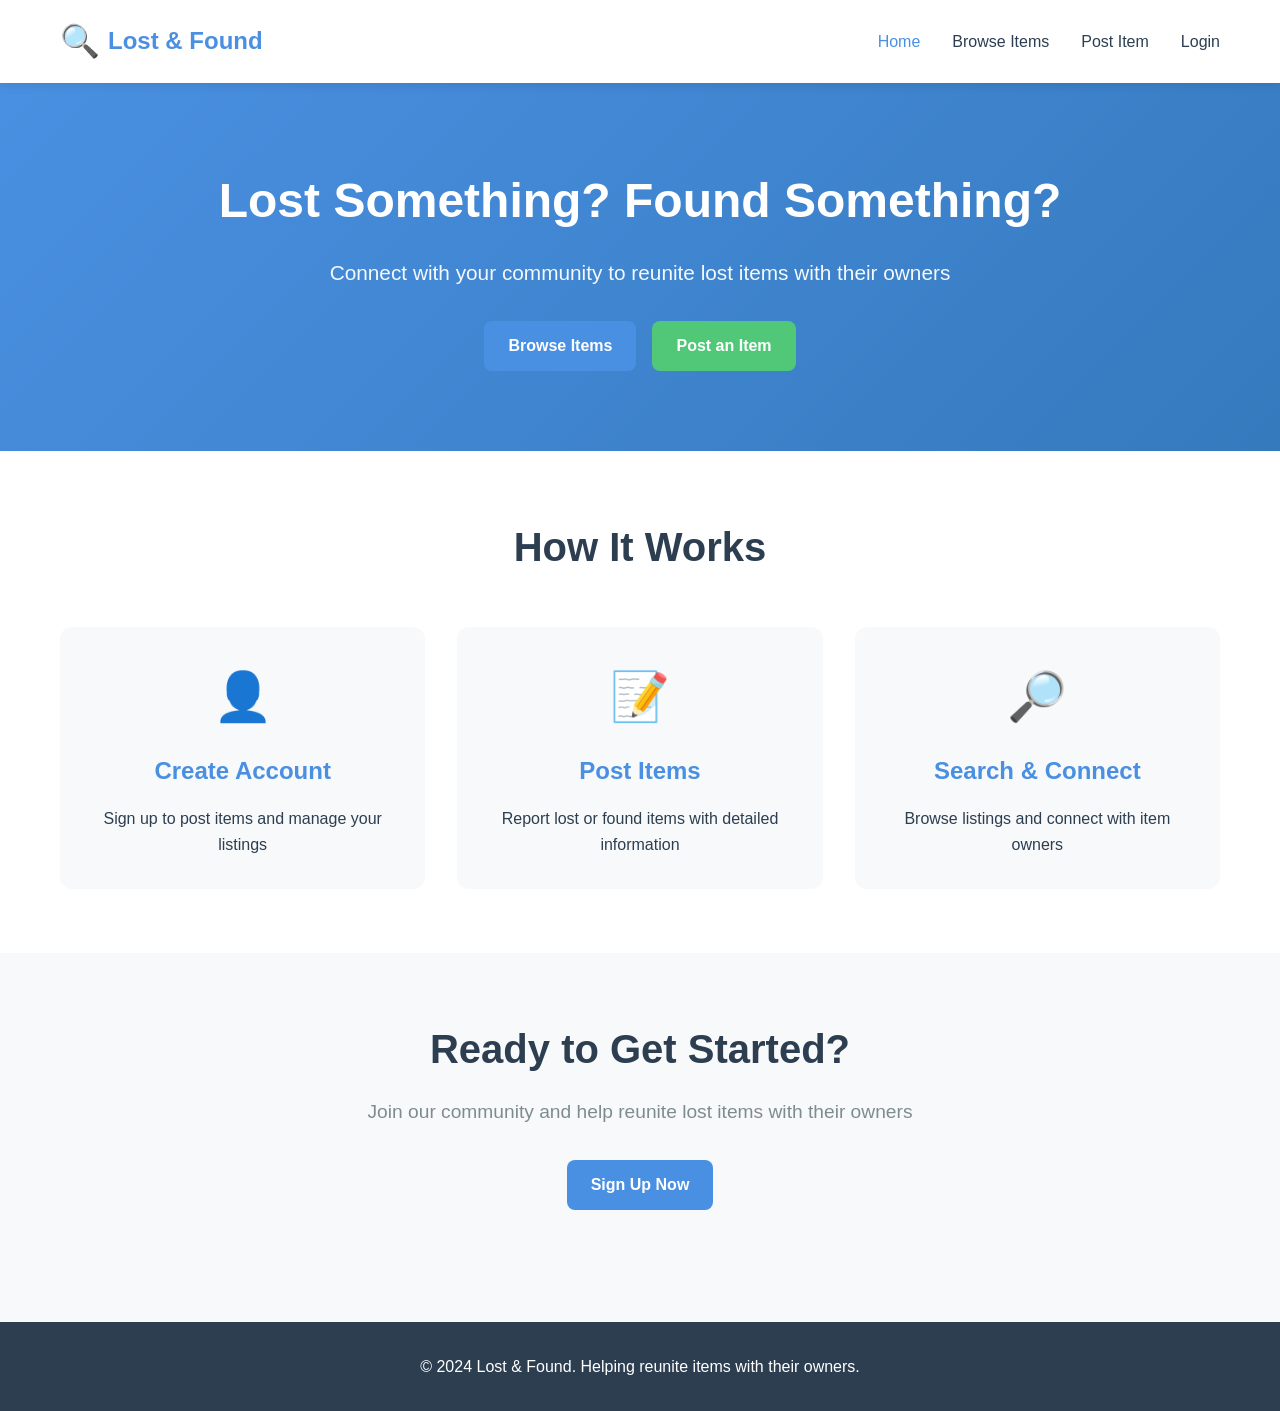
<file: index.html>
<!DOCTYPE html>
<html lang="en">
<head>
    <meta charset="UTF-8">
    <meta name="viewport" content="width=device-width, initial-scale=1.0">
    <title>Lost & Found - Find What Matters</title>
    <link rel="stylesheet" href="styles.css">
</head>
<body>
    <nav class="navbar">
        <div class="nav-container">
            <div class="nav-brand">
                <span class="logo">🔍</span>
                <span class="brand-name">Lost & Found</span>
            </div>
            <ul class="nav-menu" id="navMenu">
                <li><a href="index.html" class="active">Home</a></li>
                <li><a href="browse.html">Browse Items</a></li>
                <li><a href="post-item.html">Post Item</a></li>
                <li class="auth-section">
                    <a href="login.html" id="loginLink">Login</a>
                    <a href="profile.html" id="profileLink" style="display: none;">Profile</a>
                    <button id="logoutBtn" class="btn-logout" style="display: none;">Logout</button>
                </li>
            </ul>
        </div>
    </nav>

    <main>
        <section class="hero">
            <div class="hero-content">
                <h1>Lost Something? Found Something?</h1>
                <p class="hero-subtitle">Connect with your community to reunite lost items with their owners</p>
                <div class="hero-buttons">
                    <a href="browse.html" class="btn btn-primary">Browse Items</a>
                    <a href="post-item.html" class="btn btn-secondary">Post an Item</a>
                </div>
            </div>
        </section>

        <section class="features">
            <div class="container">
                <h2>How It Works</h2>
                <div class="features-grid">
                    <div class="feature-card">
                        <div class="feature-icon">👤</div>
                        <h3>Create Account</h3>
                        <p>Sign up to post items and manage your listings</p>
                    </div>
                    <div class="feature-card">
                        <div class="feature-icon">📝</div>
                        <h3>Post Items</h3>
                        <p>Report lost or found items with detailed information</p>
                    </div>
                    <div class="feature-card">
                        <div class="feature-icon">🔎</div>
                        <h3>Search & Connect</h3>
                        <p>Browse listings and connect with item owners</p>
                    </div>
                </div>
            </div>
        </section>

        <section class="cta">
            <div class="container">
                <h2>Ready to Get Started?</h2>
                <p>Join our community and help reunite lost items with their owners</p>
                <a href="signup.html" class="btn btn-primary">Sign Up Now</a>
            </div>
        </section>
    </main>

    <footer>
        <div class="container">
            <p>&copy; 2024 Lost & Found. Helping reunite items with their owners.</p>
        </div>
    </footer>

    <script src="auth.js"></script>
</body>
</html>
</file>
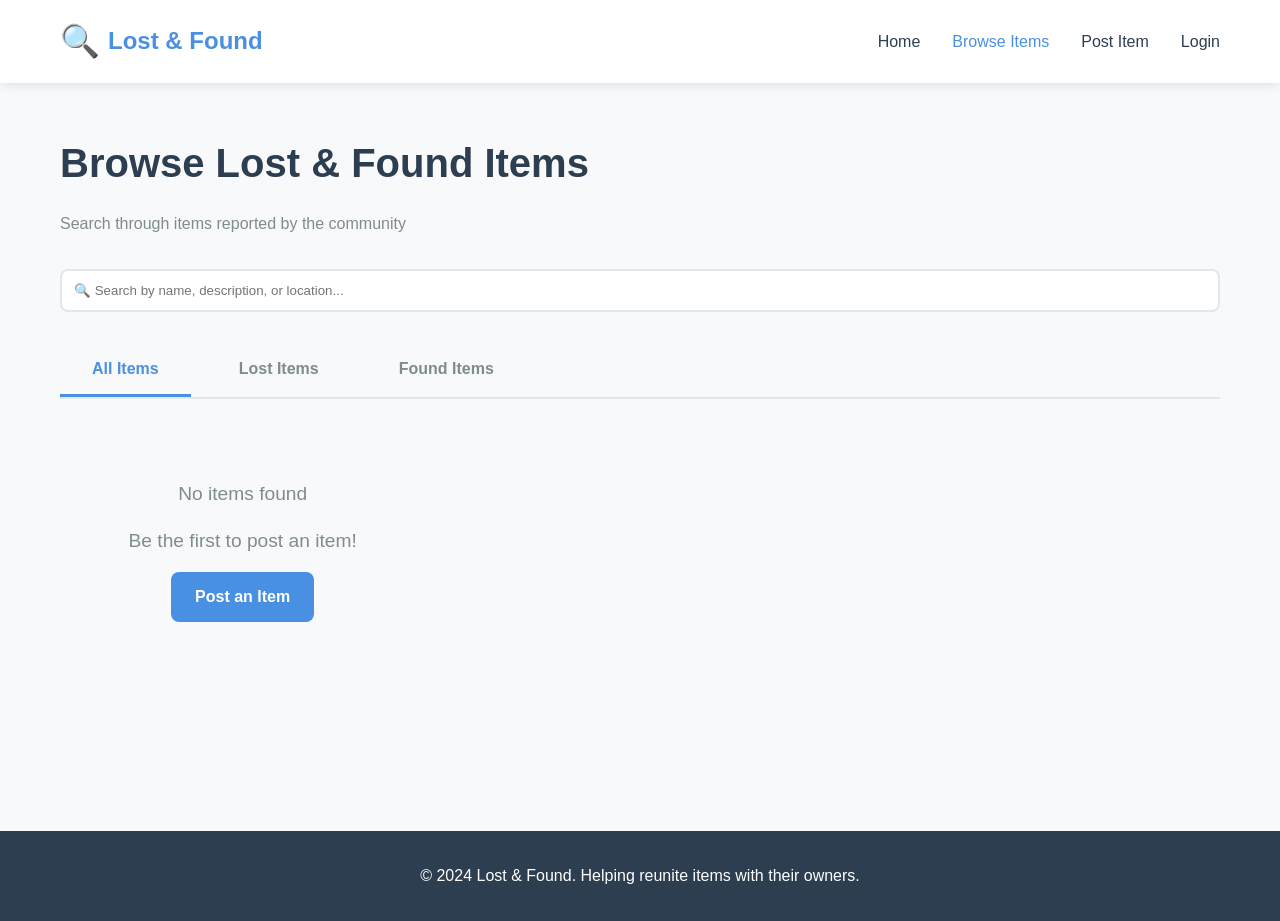
<file: browse.html>
<!DOCTYPE html>
<html lang="en">
<head>
    <meta charset="UTF-8">
    <meta name="viewport" content="width=device-width, initial-scale=1.0">
    <title>Browse Items - Lost & Found</title>
    <link rel="stylesheet" href="styles.css">
</head>
<body>
    <nav class="navbar">
        <div class="nav-container">
            <div class="nav-brand">
                <span class="logo">🔍</span>
                <span class="brand-name">Lost & Found</span>
            </div>
            <ul class="nav-menu" id="navMenu">
                <li><a href="index.html">Home</a></li>
                <li><a href="browse.html" class="active">Browse Items</a></li>
                <li><a href="post-item.html">Post Item</a></li>
                <li class="auth-section">
                    <a href="login.html" id="loginLink">Login</a>
                    <a href="profile.html" id="profileLink" style="display: none;">Profile</a>
                    <button id="logoutBtn" class="btn-logout" style="display: none;">Logout</button>
                </li>
            </ul>
        </div>
    </nav>

    <div class="items-container">
        <div class="container">
            <div class="items-header">
                <h1>Browse Lost & Found Items</h1>
                <p style="color: var(--text-light);">Search through items reported by the community</p>
            </div>

            <div class="filters">
                <div class="filter-group">
                    <input type="text" id="searchInput" placeholder="🔍 Search by name, description, or location...">
                </div>
            </div>

            <div class="tabs">
                <button class="tab active" data-type="all">All Items</button>
                <button class="tab" data-type="lost">Lost Items</button>
                <button class="tab" data-type="found">Found Items</button>
            </div>

            <div id="itemsGrid" class="items-grid">
                <!-- Items will be dynamically inserted here -->
            </div>
        </div>
    </div>

    <footer>
        <div class="container">
            <p>&copy; 2024 Lost & Found. Helping reunite items with their owners.</p>
        </div>
    </footer>

    <script src="auth.js"></script>
    <script src="items.js"></script>
    <script>
        let currentType = 'all';

        function renderItems(items) {
            const grid = document.getElementById('itemsGrid');
            
            if (items.length === 0) {
                grid.innerHTML = `
                    <div class="no-items">
                        <p>No items found</p>
                        <p>Be the first to post an item!</p>
                        <a href="post-item.html" class="btn btn-primary">Post an Item</a>
                    </div>
                `;
                return;
            }

            grid.innerHTML = items.map(item => `
                <div class="item-card">
                    <span class="item-badge ${item.type === 'lost' ? 'badge-lost' : 'badge-found'}">
                        ${item.type === 'lost' ? '❌ Lost' : '✅ Found'}
                    </span>
                    <h3>${escapeHtml(item.name)}</h3>
                    <div class="item-info">
                        <div class="item-info-row">
                            <span>📍</span>
                            <span>${escapeHtml(item.location)}</span>
                        </div>
                        <div class="item-info-row">
                            <span>📅</span>
                            <span>${itemsManager.formatDate(item.date)}</span>
                        </div>
                        <div class="item-info-row">
                            <span>👤</span>
                            <span>Posted by ${escapeHtml(item.userName)}</span>
                        </div>
                    </div>
                    <p class="item-description">${escapeHtml(item.description)}</p>
                    <div class="item-contact">
                        <strong>Contact:</strong> ${escapeHtml(item.contactInfo)}
                    </div>
                </div>
            `).join('');
        }

        function escapeHtml(text) {
            const div = document.createElement('div');
            div.textContent = text;
            return div.innerHTML;
        }

        function filterItems() {
            const searchQuery = document.getElementById('searchInput').value;
            const type = currentType === 'all' ? null : currentType;
            const items = itemsManager.searchItems(searchQuery, type);
            
            // Sort by most recent first
            items.sort((a, b) => new Date(b.createdAt) - new Date(a.createdAt));
            
            renderItems(items);
        }

        // Tab switching
        document.querySelectorAll('.tab').forEach(tab => {
            tab.addEventListener('click', function() {
                document.querySelectorAll('.tab').forEach(t => t.classList.remove('active'));
                this.classList.add('active');
                currentType = this.dataset.type;
                filterItems();
            });
        });

        // Search input
        document.getElementById('searchInput').addEventListener('input', filterItems);

        // Initial load
        filterItems();
    </script>
</body>
</html>
</file>
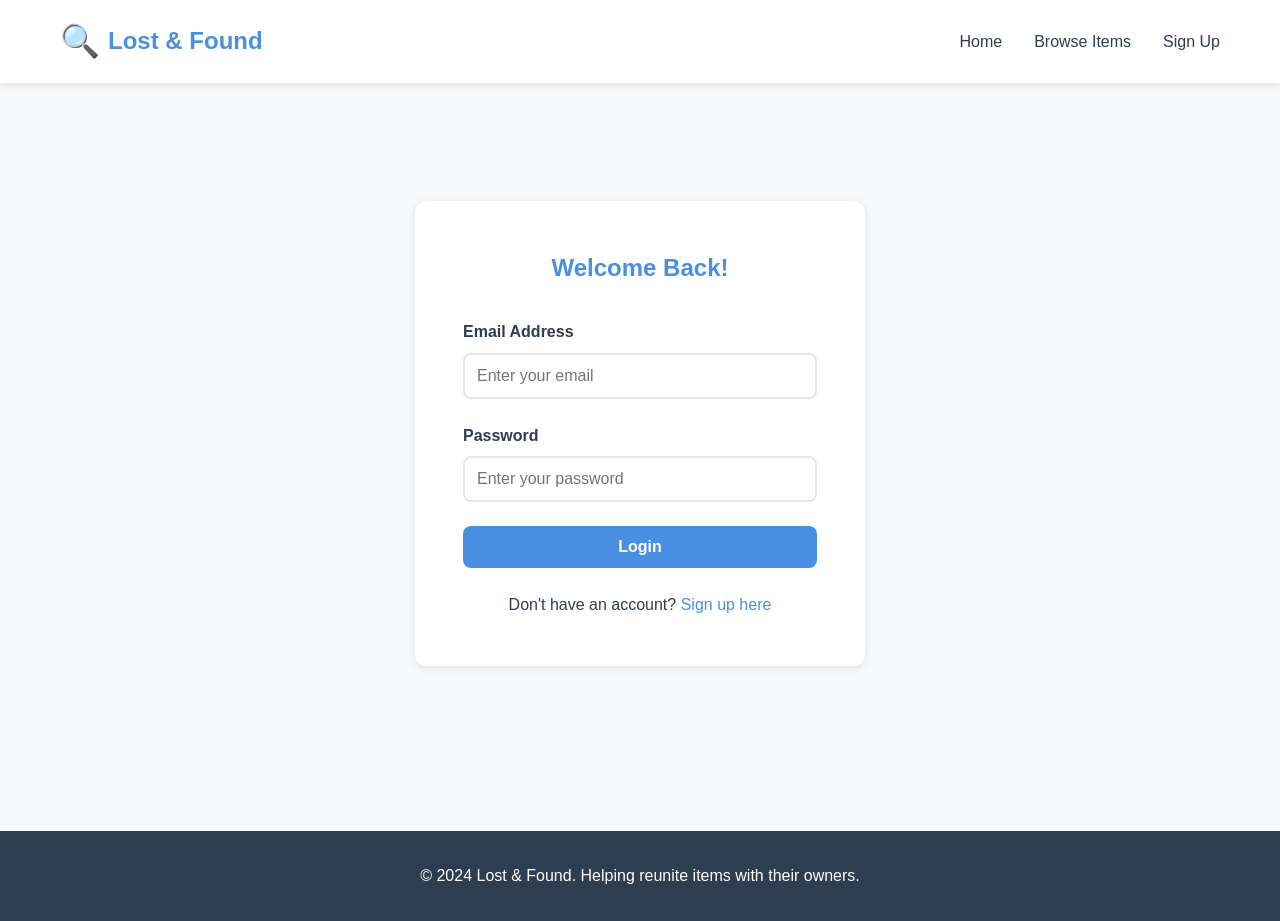
<file: login.html>
<!DOCTYPE html>
<html lang="en">
<head>
    <meta charset="UTF-8">
    <meta name="viewport" content="width=device-width, initial-scale=1.0">
    <title>Login - Lost & Found</title>
    <link rel="stylesheet" href="styles.css">
</head>
<body>
    <nav class="navbar">
        <div class="nav-container">
            <div class="nav-brand">
                <span class="logo">🔍</span>
                <span class="brand-name">Lost & Found</span>
            </div>
            <ul class="nav-menu">
                <li><a href="index.html">Home</a></li>
                <li><a href="browse.html">Browse Items</a></li>
                <li><a href="signup.html">Sign Up</a></li>
            </ul>
        </div>
    </nav>

    <div class="auth-container">
        <div class="auth-card">
            <h2>Welcome Back!</h2>
            <div id="message"></div>
            <form id="loginForm">
                <div class="form-group">
                    <label for="email">Email Address</label>
                    <input type="email" id="email" placeholder="Enter your email" required>
                </div>
                <div class="form-group">
                    <label for="password">Password</label>
                    <input type="password" id="password" placeholder="Enter your password" required>
                </div>
                <button type="submit" class="btn btn-primary btn-full">Login</button>
            </form>
            <div class="form-footer">
                <p>Don't have an account? <a href="signup.html">Sign up here</a></p>
            </div>
        </div>
    </div>

    <footer>
        <div class="container">
            <p>&copy; 2024 Lost & Found. Helping reunite items with their owners.</p>
        </div>
    </footer>

    <script src="auth.js"></script>
    <script>
        document.getElementById('loginForm').addEventListener('submit', function(e) {
            e.preventDefault();
            
            const email = document.getElementById('email').value.trim();
            const password = document.getElementById('password').value;

            const result = auth.login(email, password);
            
            const messageDiv = document.getElementById('message');
            if (result.success) {
                messageDiv.innerHTML = `<div class="alert alert-success">${result.message}</div>`;
                setTimeout(() => {
                    window.location.href = 'index.html';
                }, 1000);
            } else {
                messageDiv.innerHTML = `<div class="alert alert-error">${result.message}</div>`;
            }
        });
    </script>
</body>
</html>
</file>
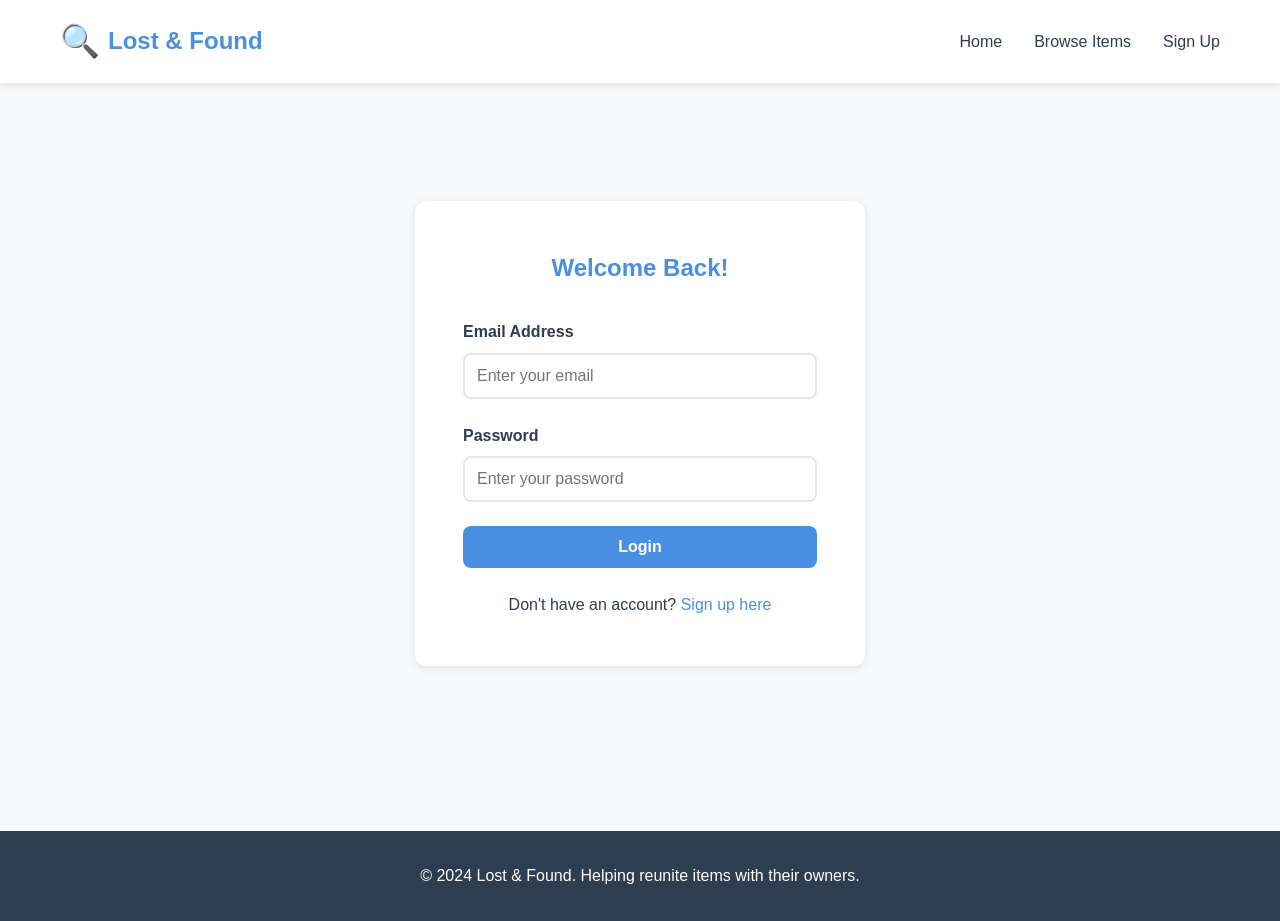
<file: post-item.html>
<!DOCTYPE html>
<html lang="en">
<head>
    <meta charset="UTF-8">
    <meta name="viewport" content="width=device-width, initial-scale=1.0">
    <title>Post Item - Lost & Found</title>
    <link rel="stylesheet" href="styles.css">
</head>
<body>
    <nav class="navbar">
        <div class="nav-container">
            <div class="nav-brand">
                <span class="logo">🔍</span>
                <span class="brand-name">Lost & Found</span>
            </div>
            <ul class="nav-menu" id="navMenu">
                <li><a href="index.html">Home</a></li>
                <li><a href="browse.html">Browse Items</a></li>
                <li><a href="post-item.html" class="active">Post Item</a></li>
                <li class="auth-section">
                    <a href="login.html" id="loginLink">Login</a>
                    <a href="profile.html" id="profileLink" style="display: none;">Profile</a>
                    <button id="logoutBtn" class="btn-logout" style="display: none;">Logout</button>
                </li>
            </ul>
        </div>
    </nav>

    <div class="items-container">
        <div class="container">
            <div class="auth-card" style="max-width: 700px; margin: 0 auto;">
                <h2>Post a Lost or Found Item</h2>
                <p style="text-align: center; color: var(--text-light); margin-bottom: 2rem;">
                    Help reunite items with their owners by providing detailed information
                </p>
                <div id="message"></div>
                <form id="postItemForm">
                    <div class="form-group">
                        <label for="type">Item Status *</label>
                        <select id="type" required>
                            <option value="">Select status</option>
                            <option value="lost">Lost - I lost this item</option>
                            <option value="found">Found - I found this item</option>
                        </select>
                    </div>

                    <div class="form-group">
                        <label for="name">Item Name *</label>
                        <input type="text" id="name" placeholder="e.g., Black Wallet, iPhone 13, Keys" required>
                    </div>

                    <div class="form-group">
                        <label for="description">Description *</label>
                        <textarea id="description" placeholder="Provide detailed description: color, brand, distinctive features, etc." required></textarea>
                    </div>

                    <div class="form-group">
                        <label for="location">Location *</label>
                        <input type="text" id="location" placeholder="Where was it lost/found? (e.g., Central Park, Main Street)" required>
                    </div>

                    <div class="form-group">
                        <label for="date">Date *</label>
                        <input type="date" id="date" required>
                    </div>

                    <div class="form-group">
                        <label for="contactInfo">Contact Information *</label>
                        <input type="text" id="contactInfo" placeholder="Phone number or email for contact" required>
                    </div>

                    <button type="submit" class="btn btn-primary btn-full">Post Item</button>
                </form>
            </div>
        </div>
    </div>

    <footer>
        <div class="container">
            <p>&copy; 2024 Lost & Found. Helping reunite items with their owners.</p>
        </div>
    </footer>

    <script src="auth.js"></script>
    <script src="items.js"></script>
    <script>
        // Check if user is logged in
        if (!auth.requireAuth()) {
            // User will be redirected to login
        }

        // Set max date to today
        document.getElementById('date').max = new Date().toISOString().split('T')[0];

        document.getElementById('postItemForm').addEventListener('submit', function(e) {
            e.preventDefault();
            
            if (!auth.isLoggedIn()) {
                window.location.href = 'login.html';
                return;
            }

            const item = {
                type: document.getElementById('type').value,
                name: document.getElementById('name').value.trim(),
                description: document.getElementById('description').value.trim(),
                location: document.getElementById('location').value.trim(),
                date: document.getElementById('date').value,
                contactInfo: document.getElementById('contactInfo').value.trim(),
                userId: auth.currentUser.id,
                userName: auth.currentUser.name,
                userEmail: auth.currentUser.email
            };

            if (!item.type || !item.name || !item.description || !item.location || !item.date || !item.contactInfo) {
                document.getElementById('message').innerHTML = 
                    '<div class="alert alert-error">Please fill in all required fields</div>';
                return;
            }

            itemsManager.addItem(item);
            
            document.getElementById('message').innerHTML = 
                '<div class="alert alert-success">Item posted successfully! Redirecting...</div>';
            
            setTimeout(() => {
                window.location.href = 'browse.html';
            }, 1500);
        });
    </script>
</body>
</html>
</file>
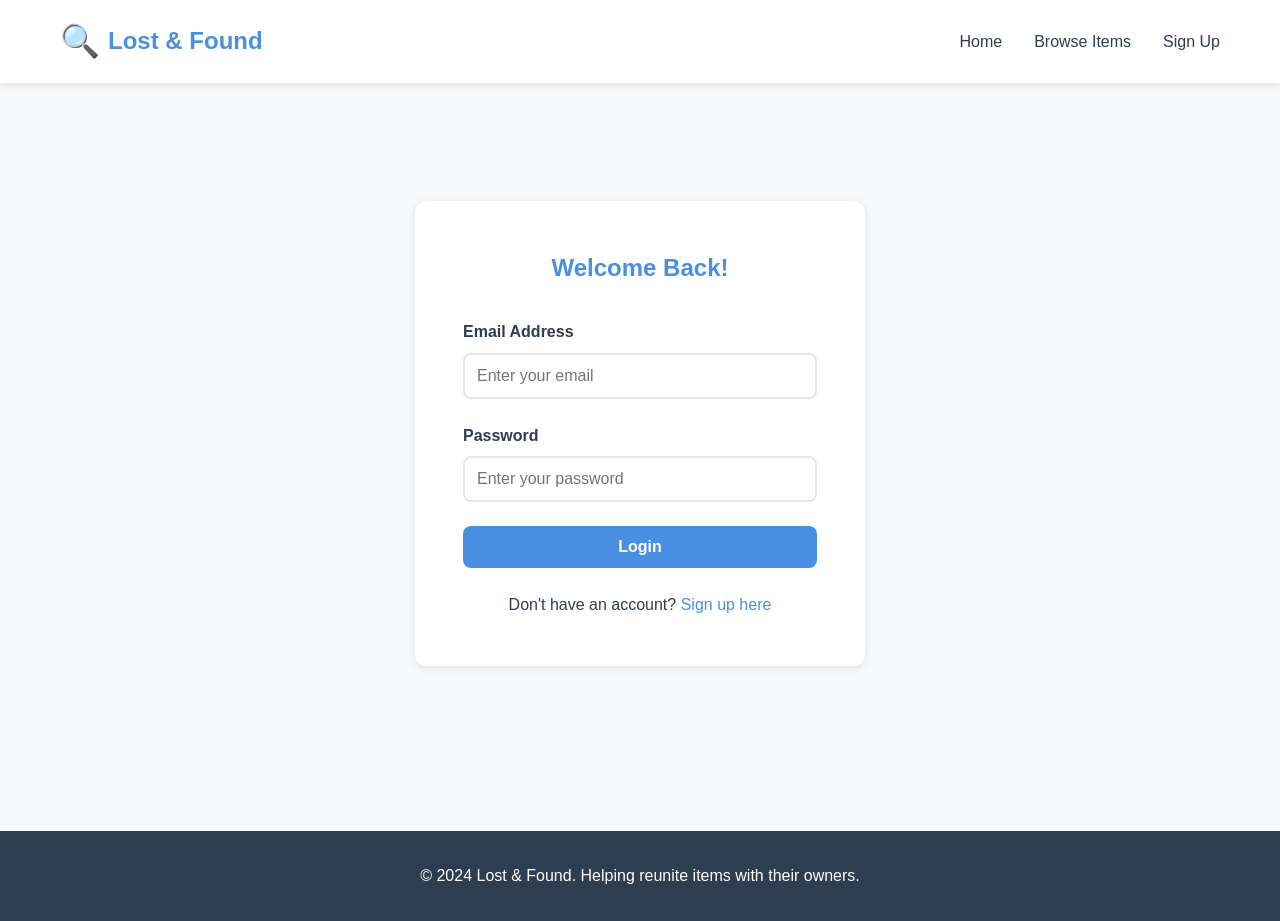
<file: profile.html>
<!DOCTYPE html>
<html lang="en">
<head>
    <meta charset="UTF-8">
    <meta name="viewport" content="width=device-width, initial-scale=1.0">
    <title>My Profile - Lost & Found</title>
    <link rel="stylesheet" href="styles.css">
</head>
<body>
    <nav class="navbar">
        <div class="nav-container">
            <div class="nav-brand">
                <span class="logo">🔍</span>
                <span class="brand-name">Lost & Found</span>
            </div>
            <ul class="nav-menu" id="navMenu">
                <li><a href="index.html">Home</a></li>
                <li><a href="browse.html">Browse Items</a></li>
                <li><a href="post-item.html">Post Item</a></li>
                <li class="auth-section">
                    <a href="login.html" id="loginLink">Login</a>
                    <a href="profile.html" id="profileLink" style="display: none;" class="active">Profile</a>
                    <button id="logoutBtn" class="btn-logout" style="display: none;">Logout</button>
                </li>
            </ul>
        </div>
    </nav>

    <div class="profile-container">
        <div class="container">
            <div class="profile-header">
                <div class="profile-info">
                    <div class="profile-avatar" id="avatar">
                        <!-- Initial will be set by JS -->
                    </div>
                    <div class="profile-details">
                        <h2 id="userName"></h2>
                        <p style="color: var(--text-light); margin-top: 0.5rem;">
                            <span id="userEmail"></span><br>
                            <span id="userPhone"></span>
                        </p>
                        <div class="profile-stats">
                            <div class="stat">
                                <div class="stat-number" id="totalPosts">0</div>
                                <div class="stat-label">Total Posts</div>
                            </div>
                            <div class="stat">
                                <div class="stat-number" id="lostItems">0</div>
                                <div class="stat-label">Lost Items</div>
                            </div>
                            <div class="stat">
                                <div class="stat-number" id="foundItems">0</div>
                                <div class="stat-label">Found Items</div>
                            </div>
                        </div>
                    </div>
                </div>
            </div>

            <div class="profile-section">
                <h3>My Posted Items</h3>
                <div id="userItems" class="items-grid">
                    <!-- User items will be dynamically inserted here -->
                </div>
            </div>
        </div>
    </div>

    <footer>
        <div class="container">
            <p>&copy; 2024 Lost & Found. Helping reunite items with their owners.</p>
        </div>
    </footer>

    <script src="auth.js"></script>
    <script src="items.js"></script>
    <script>
        // Check if user is logged in
        if (!auth.requireAuth()) {
            // User will be redirected to login
        }

        function escapeHtml(text) {
            const div = document.createElement('div');
            div.textContent = text;
            return div.innerHTML;
        }

        function loadProfile() {
            if (!auth.isLoggedIn()) return;

            const user = auth.currentUser;
            
            // Set user info
            document.getElementById('userName').textContent = user.name;
            document.getElementById('userEmail').textContent = user.email;
            document.getElementById('userPhone').textContent = user.phone;
            
            // Set avatar initial
            const initial = user.name.charAt(0).toUpperCase();
            document.getElementById('avatar').textContent = initial;

            // Get user's items
            const userItems = itemsManager.getItemsByUser(user.id);
            
            // Update stats
            document.getElementById('totalPosts').textContent = userItems.length;
            document.getElementById('lostItems').textContent = 
                userItems.filter(item => item.type === 'lost').length;
            document.getElementById('foundItems').textContent = 
                userItems.filter(item => item.type === 'found').length;

            // Render user items
            renderUserItems(userItems);
        }

        function renderUserItems(items) {
            const container = document.getElementById('userItems');
            
            if (items.length === 0) {
                container.innerHTML = `
                    <div class="no-items" style="grid-column: 1 / -1;">
                        <p>You haven't posted any items yet</p>
                        <a href="post-item.html" class="btn btn-primary">Post Your First Item</a>
                    </div>
                `;
                return;
            }

            // Sort by most recent first
            items.sort((a, b) => new Date(b.createdAt) - new Date(a.createdAt));

            container.innerHTML = items.map(item => `
                <div class="item-card">
                    <span class="item-badge ${item.type === 'lost' ? 'badge-lost' : 'badge-found'}">
                        ${item.type === 'lost' ? '❌ Lost' : '✅ Found'}
                    </span>
                    <h3>${escapeHtml(item.name)}</h3>
                    <div class="item-info">
                        <div class="item-info-row">
                            <span>📍</span>
                            <span>${escapeHtml(item.location)}</span>
                        </div>
                        <div class="item-info-row">
                            <span>📅</span>
                            <span>${itemsManager.formatDate(item.date)}</span>
                        </div>
                    </div>
                    <p class="item-description">${escapeHtml(item.description)}</p>
                    <div class="item-contact">
                        <strong>Contact:</strong> ${escapeHtml(item.contactInfo)}
                    </div>
                    <button class="btn btn-primary btn-full" style="margin-top: 1rem;" onclick="deleteItem('${item.id}')">
                        Delete Item
                    </button>
                </div>
            `).join('');
        }

        function deleteItem(itemId) {
            if (!confirm('Are you sure you want to delete this item?')) {
                return;
            }

            const result = itemsManager.deleteItem(itemId, auth.currentUser.id);
            
            if (result.success) {
                loadProfile(); // Reload profile to reflect changes
            } else {
                alert(result.message);
            }
        }

        // Load profile on page load
        loadProfile();
    </script>
</body>
</html>
</file>
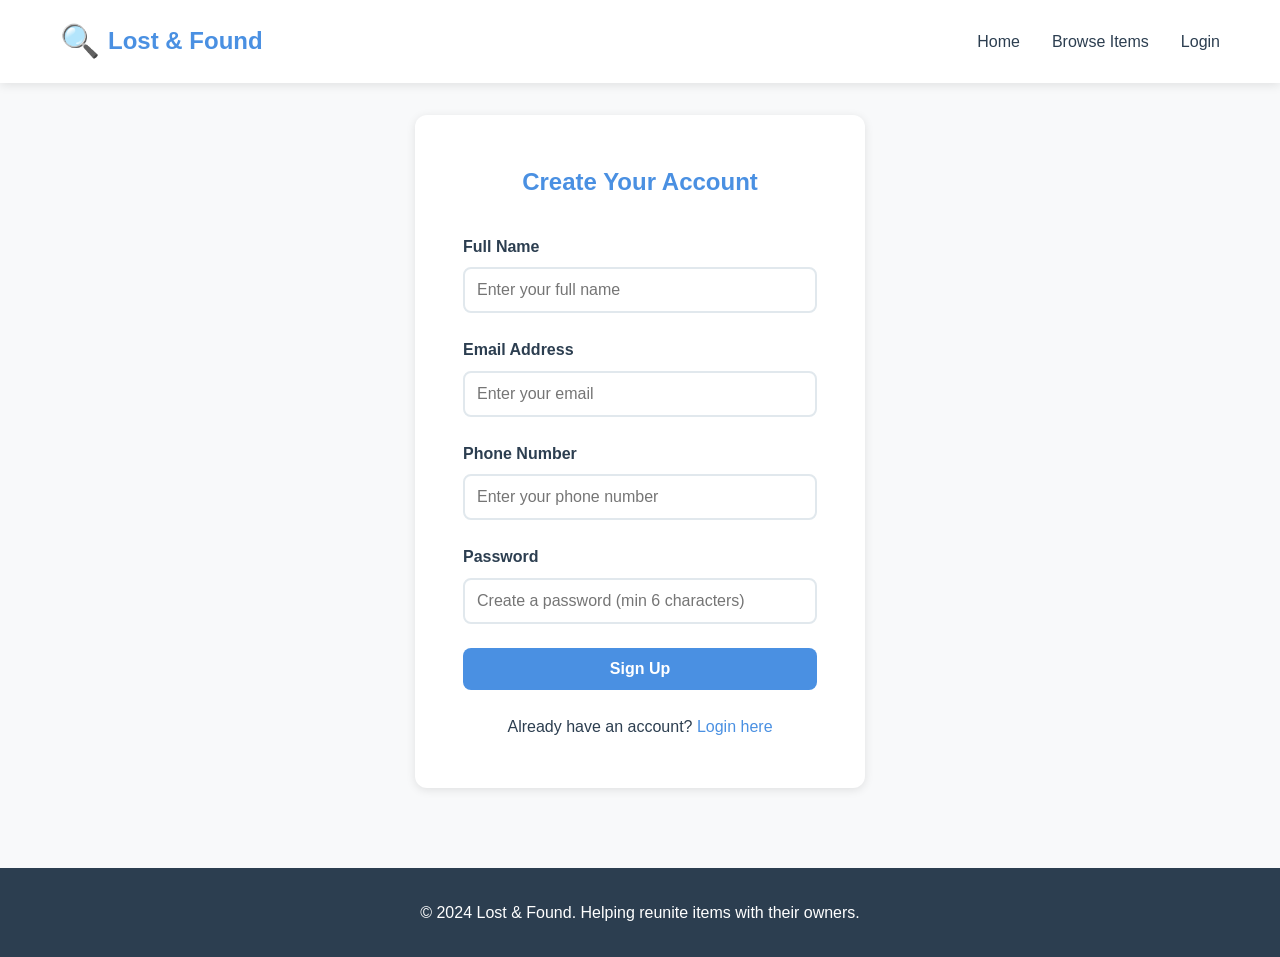
<file: signup.html>
<!DOCTYPE html>
<html lang="en">
<head>
    <meta charset="UTF-8">
    <meta name="viewport" content="width=device-width, initial-scale=1.0">
    <title>Sign Up - Lost & Found</title>
    <link rel="stylesheet" href="styles.css">
</head>
<body>
    <nav class="navbar">
        <div class="nav-container">
            <div class="nav-brand">
                <span class="logo">🔍</span>
                <span class="brand-name">Lost & Found</span>
            </div>
            <ul class="nav-menu">
                <li><a href="index.html">Home</a></li>
                <li><a href="browse.html">Browse Items</a></li>
                <li><a href="login.html">Login</a></li>
            </ul>
        </div>
    </nav>

    <div class="auth-container">
        <div class="auth-card">
            <h2>Create Your Account</h2>
            <div id="message"></div>
            <form id="signupForm">
                <div class="form-group">
                    <label for="name">Full Name</label>
                    <input type="text" id="name" placeholder="Enter your full name" required>
                </div>
                <div class="form-group">
                    <label for="email">Email Address</label>
                    <input type="email" id="email" placeholder="Enter your email" required>
                </div>
                <div class="form-group">
                    <label for="phone">Phone Number</label>
                    <input type="tel" id="phone" placeholder="Enter your phone number" required>
                </div>
                <div class="form-group">
                    <label for="password">Password</label>
                    <input type="password" id="password" placeholder="Create a password (min 6 characters)" required>
                </div>
                <button type="submit" class="btn btn-primary btn-full">Sign Up</button>
            </form>
            <div class="form-footer">
                <p>Already have an account? <a href="login.html">Login here</a></p>
            </div>
        </div>
    </div>

    <footer>
        <div class="container">
            <p>&copy; 2024 Lost & Found. Helping reunite items with their owners.</p>
        </div>
    </footer>

    <script src="auth.js"></script>
    <script>
        document.getElementById('signupForm').addEventListener('submit', function(e) {
            e.preventDefault();
            
            const name = document.getElementById('name').value.trim();
            const email = document.getElementById('email').value.trim();
            const phone = document.getElementById('phone').value.trim();
            const password = document.getElementById('password').value;

            const result = auth.signup(name, email, phone, password);
            
            const messageDiv = document.getElementById('message');
            if (result.success) {
                messageDiv.innerHTML = `<div class="alert alert-success">${result.message}</div>`;
                setTimeout(() => {
                    window.location.href = 'index.html';
                }, 1000);
            } else {
                messageDiv.innerHTML = `<div class="alert alert-error">${result.message}</div>`;
            }
        });
    </script>
</body>
</html>
</file>
<file: styles.css>
* {
    margin: 0;
    padding: 0;
    box-sizing: border-box;
}

:root {
    --primary-color: #4a90e2;
    --secondary-color: #50c878;
    --danger-color: #e74c3c;
    --text-dark: #2c3e50;
    --text-light: #7f8c8d;
    --bg-light: #f8f9fa;
    --bg-white: #ffffff;
    --border-color: #e1e8ed;
    --shadow: 0 2px 10px rgba(0, 0, 0, 0.1);
    --shadow-hover: 0 4px 20px rgba(0, 0, 0, 0.15);
}

body {
    font-family: 'Segoe UI', Tahoma, Geneva, Verdana, sans-serif;
    color: var(--text-dark);
    line-height: 1.6;
    background-color: var(--bg-light);
}

.container {
    max-width: 1200px;
    margin: 0 auto;
    padding: 0 20px;
}

/* Navigation */
.navbar {
    background-color: var(--bg-white);
    box-shadow: var(--shadow);
    position: sticky;
    top: 0;
    z-index: 1000;
}

.nav-container {
    max-width: 1200px;
    margin: 0 auto;
    padding: 1rem 20px;
    display: flex;
    justify-content: space-between;
    align-items: center;
}

.nav-brand {
    display: flex;
    align-items: center;
    gap: 0.5rem;
    font-size: 1.5rem;
    font-weight: bold;
    color: var(--primary-color);
}

.logo {
    font-size: 2rem;
}

.nav-menu {
    display: flex;
    list-style: none;
    gap: 2rem;
    align-items: center;
}

.nav-menu a {
    color: var(--text-dark);
    text-decoration: none;
    font-weight: 500;
    transition: color 0.3s;
}

.nav-menu a:hover,
.nav-menu a.active {
    color: var(--primary-color);
}

.auth-section {
    display: flex;
    gap: 1rem;
    align-items: center;
}

/* Buttons */
.btn {
    padding: 0.75rem 1.5rem;
    border: none;
    border-radius: 8px;
    font-size: 1rem;
    font-weight: 600;
    cursor: pointer;
    text-decoration: none;
    display: inline-block;
    transition: all 0.3s;
}

.btn-primary {
    background-color: var(--primary-color);
    color: white;
}

.btn-primary:hover {
    background-color: #357abd;
    transform: translateY(-2px);
    box-shadow: var(--shadow-hover);
}

.btn-secondary {
    background-color: var(--secondary-color);
    color: white;
}

.btn-secondary:hover {
    background-color: #45b369;
    transform: translateY(-2px);
    box-shadow: var(--shadow-hover);
}

.btn-logout {
    padding: 0.5rem 1rem;
    background-color: var(--danger-color);
    color: white;
    border-radius: 6px;
    font-size: 0.9rem;
}

.btn-logout:hover {
    background-color: #c0392b;
}

/* Hero Section */
.hero {
    background: linear-gradient(135deg, var(--primary-color) 0%, #357abd 100%);
    color: white;
    padding: 5rem 2rem;
    text-align: center;
}

.hero-content h1 {
    font-size: 3rem;
    margin-bottom: 1rem;
}

.hero-subtitle {
    font-size: 1.3rem;
    margin-bottom: 2rem;
    opacity: 0.95;
}

.hero-buttons {
    display: flex;
    gap: 1rem;
    justify-content: center;
    flex-wrap: wrap;
}

/* Features Section */
.features {
    padding: 4rem 2rem;
    background-color: var(--bg-white);
}

.features h2 {
    text-align: center;
    font-size: 2.5rem;
    margin-bottom: 3rem;
    color: var(--text-dark);
}

.features-grid {
    display: grid;
    grid-template-columns: repeat(auto-fit, minmax(300px, 1fr));
    gap: 2rem;
}

.feature-card {
    background-color: var(--bg-light);
    padding: 2rem;
    border-radius: 12px;
    text-align: center;
    transition: all 0.3s;
}

.feature-card:hover {
    transform: translateY(-5px);
    box-shadow: var(--shadow-hover);
}

.feature-icon {
    font-size: 3rem;
    margin-bottom: 1rem;
}

.feature-card h3 {
    font-size: 1.5rem;
    margin-bottom: 1rem;
    color: var(--primary-color);
}

/* CTA Section */
.cta {
    padding: 4rem 2rem;
    text-align: center;
    background-color: var(--bg-light);
}

.cta h2 {
    font-size: 2.5rem;
    margin-bottom: 1rem;
}

.cta p {
    font-size: 1.2rem;
    margin-bottom: 2rem;
    color: var(--text-light);
}

/* Auth Forms */
.auth-container {
    min-height: calc(100vh - 200px);
    display: flex;
    justify-content: center;
    align-items: center;
    padding: 2rem;
}

.auth-card {
    background-color: var(--bg-white);
    padding: 3rem;
    border-radius: 12px;
    box-shadow: var(--shadow);
    width: 100%;
    max-width: 450px;
}

.auth-card h2 {
    text-align: center;
    margin-bottom: 2rem;
    color: var(--primary-color);
}

.form-group {
    margin-bottom: 1.5rem;
}

.form-group label {
    display: block;
    margin-bottom: 0.5rem;
    font-weight: 600;
    color: var(--text-dark);
}

.form-group input,
.form-group textarea,
.form-group select {
    width: 100%;
    padding: 0.75rem;
    border: 2px solid var(--border-color);
    border-radius: 8px;
    font-size: 1rem;
    transition: border-color 0.3s;
}

.form-group input:focus,
.form-group textarea:focus,
.form-group select:focus {
    outline: none;
    border-color: var(--primary-color);
}

.form-group textarea {
    resize: vertical;
    min-height: 100px;
}

.btn-full {
    width: 100%;
}

.form-footer {
    text-align: center;
    margin-top: 1.5rem;
}

.form-footer a {
    color: var(--primary-color);
    text-decoration: none;
}

.form-footer a:hover {
    text-decoration: underline;
}

.alert {
    padding: 1rem;
    border-radius: 8px;
    margin-bottom: 1rem;
}

.alert-error {
    background-color: #fee;
    color: var(--danger-color);
    border: 1px solid var(--danger-color);
}

.alert-success {
    background-color: #efe;
    color: var(--secondary-color);
    border: 1px solid var(--secondary-color);
}

/* Items Grid */
.items-container {
    padding: 3rem 2rem;
    min-height: calc(100vh - 200px);
}

.items-header {
    margin-bottom: 2rem;
}

.items-header h1 {
    font-size: 2.5rem;
    margin-bottom: 1rem;
}

.filters {
    display: flex;
    gap: 1rem;
    margin-bottom: 2rem;
    flex-wrap: wrap;
}

.filter-group {
    flex: 1;
    min-width: 200px;
}

.filter-group input,
.filter-group select {
    width: 100%;
    padding: 0.75rem;
    border: 2px solid var(--border-color);
    border-radius: 8px;
}

.tabs {
    display: flex;
    gap: 1rem;
    margin-bottom: 2rem;
    border-bottom: 2px solid var(--border-color);
}

.tab {
    padding: 1rem 2rem;
    background: none;
    border: none;
    font-size: 1rem;
    font-weight: 600;
    cursor: pointer;
    color: var(--text-light);
    border-bottom: 3px solid transparent;
    transition: all 0.3s;
}

.tab.active {
    color: var(--primary-color);
    border-bottom-color: var(--primary-color);
}

.items-grid {
    display: grid;
    grid-template-columns: repeat(auto-fill, minmax(300px, 1fr));
    gap: 2rem;
}

.item-card {
    background-color: var(--bg-white);
    border-radius: 12px;
    padding: 1.5rem;
    box-shadow: var(--shadow);
    transition: all 0.3s;
}

.item-card:hover {
    transform: translateY(-5px);
    box-shadow: var(--shadow-hover);
}

.item-badge {
    display: inline-block;
    padding: 0.25rem 0.75rem;
    border-radius: 20px;
    font-size: 0.85rem;
    font-weight: 600;
    margin-bottom: 1rem;
}

.badge-lost {
    background-color: #ffe5e5;
    color: var(--danger-color);
}

.badge-found {
    background-color: #e5ffe5;
    color: var(--secondary-color);
}

.item-card h3 {
    font-size: 1.3rem;
    margin-bottom: 0.75rem;
    color: var(--text-dark);
}

.item-info {
    display: flex;
    flex-direction: column;
    gap: 0.5rem;
    margin-bottom: 1rem;
}

.item-info-row {
    display: flex;
    align-items: center;
    gap: 0.5rem;
    font-size: 0.95rem;
    color: var(--text-light);
}

.item-description {
    color: var(--text-dark);
    margin-bottom: 1rem;
    line-height: 1.5;
}

.item-contact {
    padding-top: 1rem;
    border-top: 1px solid var(--border-color);
    font-size: 0.9rem;
    color: var(--text-light);
}

.no-items {
    text-align: center;
    padding: 3rem;
    color: var(--text-light);
}

.no-items p {
    font-size: 1.2rem;
    margin-bottom: 1rem;
}

/* Profile Page */
.profile-container {
    padding: 3rem 2rem;
    min-height: calc(100vh - 200px);
}

.profile-header {
    background-color: var(--bg-white);
    padding: 2rem;
    border-radius: 12px;
    box-shadow: var(--shadow);
    margin-bottom: 2rem;
}

.profile-info {
    display: flex;
    align-items: center;
    gap: 2rem;
}

.profile-avatar {
    width: 100px;
    height: 100px;
    background-color: var(--primary-color);
    color: white;
    border-radius: 50%;
    display: flex;
    align-items: center;
    justify-content: center;
    font-size: 3rem;
    font-weight: bold;
}

.profile-details h2 {
    font-size: 2rem;
    margin-bottom: 0.5rem;
}

.profile-stats {
    display: flex;
    gap: 2rem;
    margin-top: 1rem;
}

.stat {
    text-align: center;
}

.stat-number {
    font-size: 2rem;
    font-weight: bold;
    color: var(--primary-color);
}

.stat-label {
    color: var(--text-light);
    font-size: 0.9rem;
}

.profile-section {
    background-color: var(--bg-white);
    padding: 2rem;
    border-radius: 12px;
    box-shadow: var(--shadow);
    margin-bottom: 2rem;
}

.profile-section h3 {
    font-size: 1.5rem;
    margin-bottom: 1.5rem;
    color: var(--text-dark);
}

/* Footer */
footer {
    background-color: var(--text-dark);
    color: white;
    text-align: center;
    padding: 2rem;
    margin-top: 3rem;
}

/* Responsive Design */
@media (max-width: 768px) {
    .nav-menu {
        gap: 1rem;
        flex-wrap: wrap;
    }

    .hero-content h1 {
        font-size: 2rem;
    }

    .hero-subtitle {
        font-size: 1.1rem;
    }

    .features h2,
    .cta h2 {
        font-size: 2rem;
    }

    .items-grid {
        grid-template-columns: 1fr;
    }

    .profile-info {
        flex-direction: column;
        text-align: center;
    }
}
</file>
